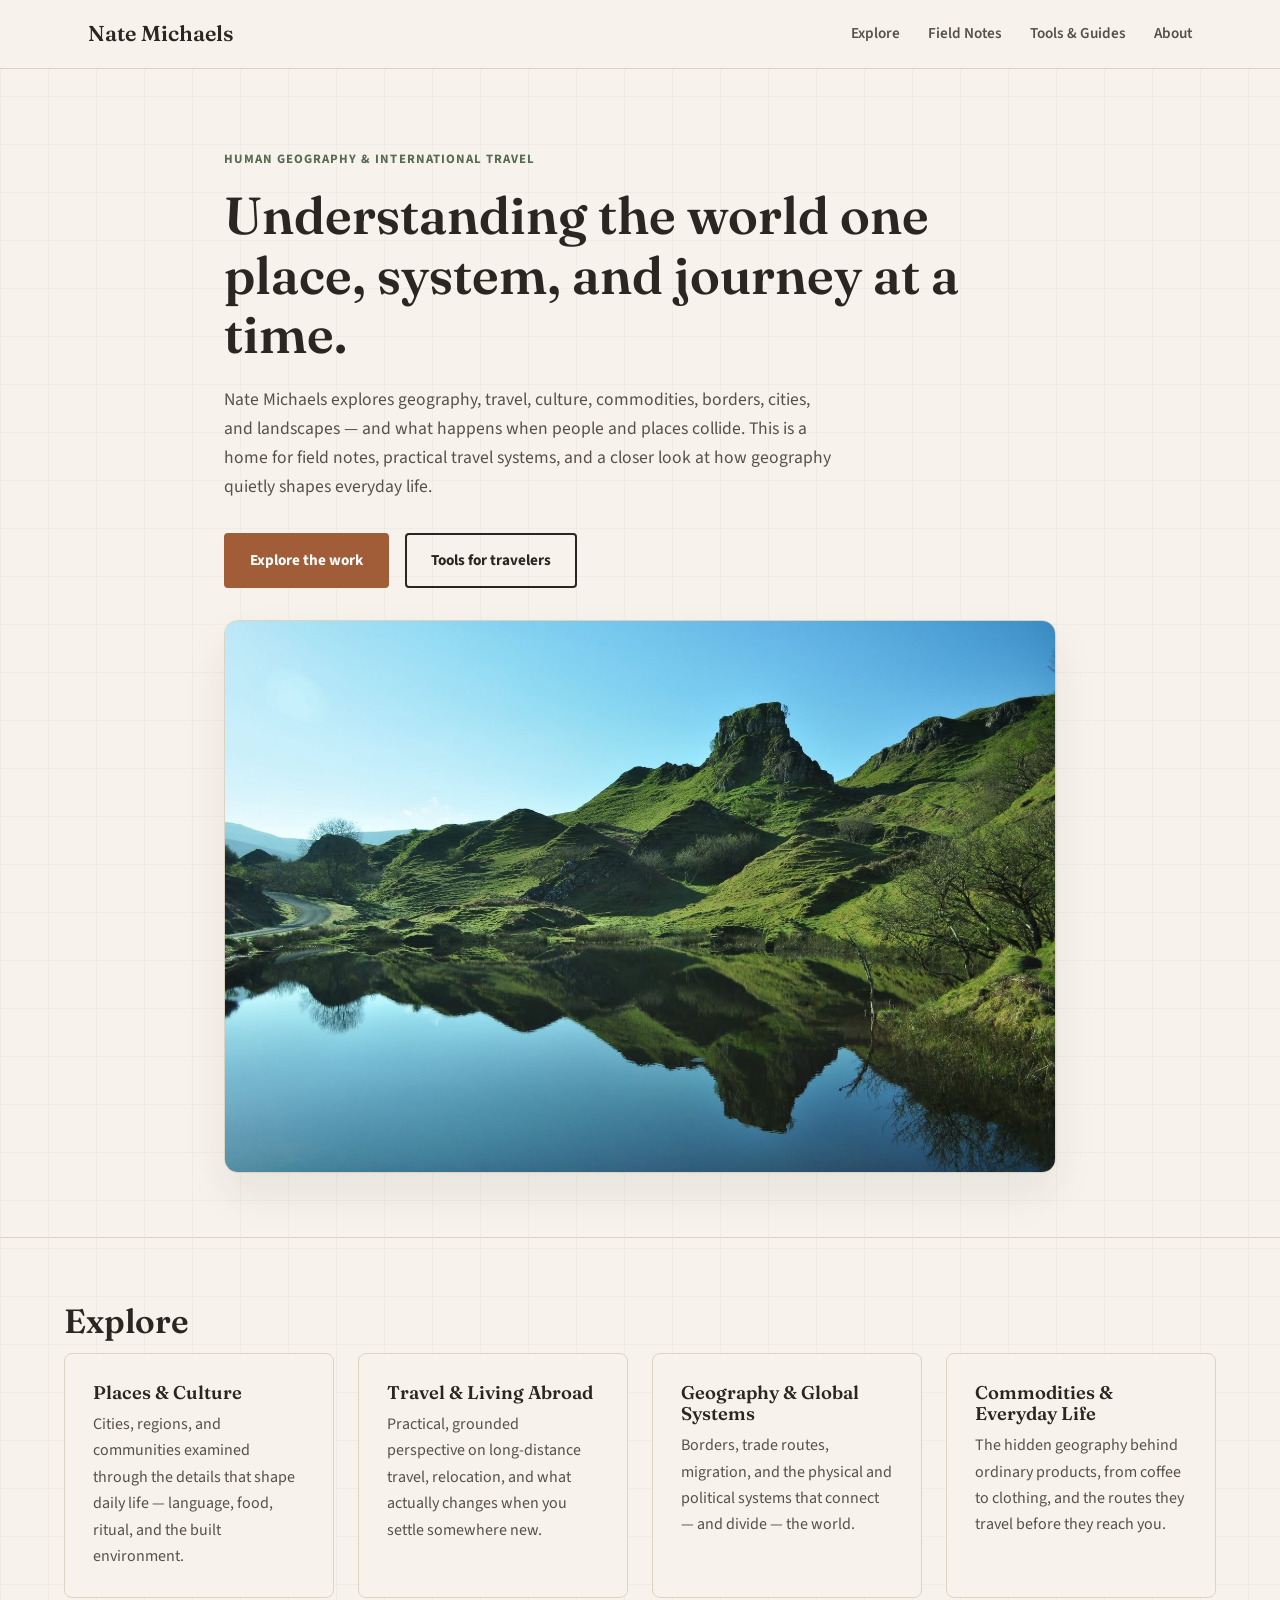
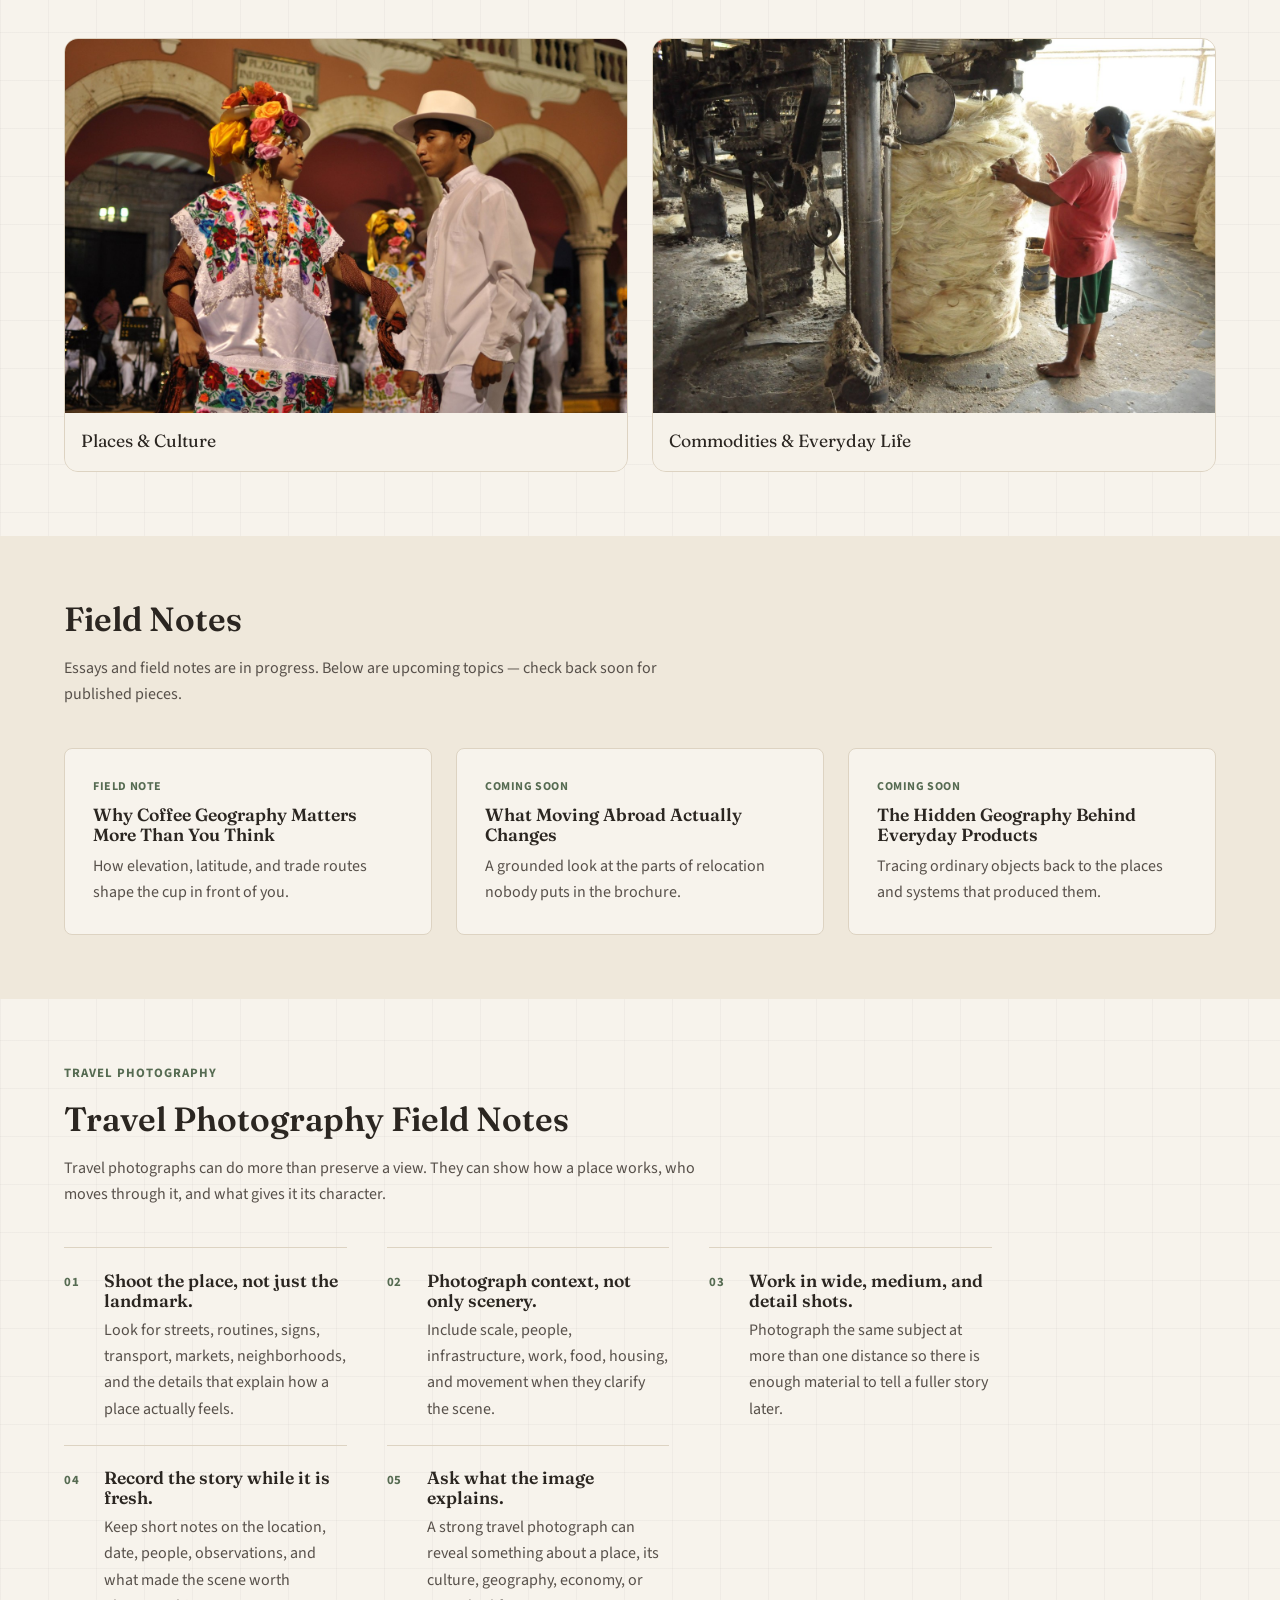
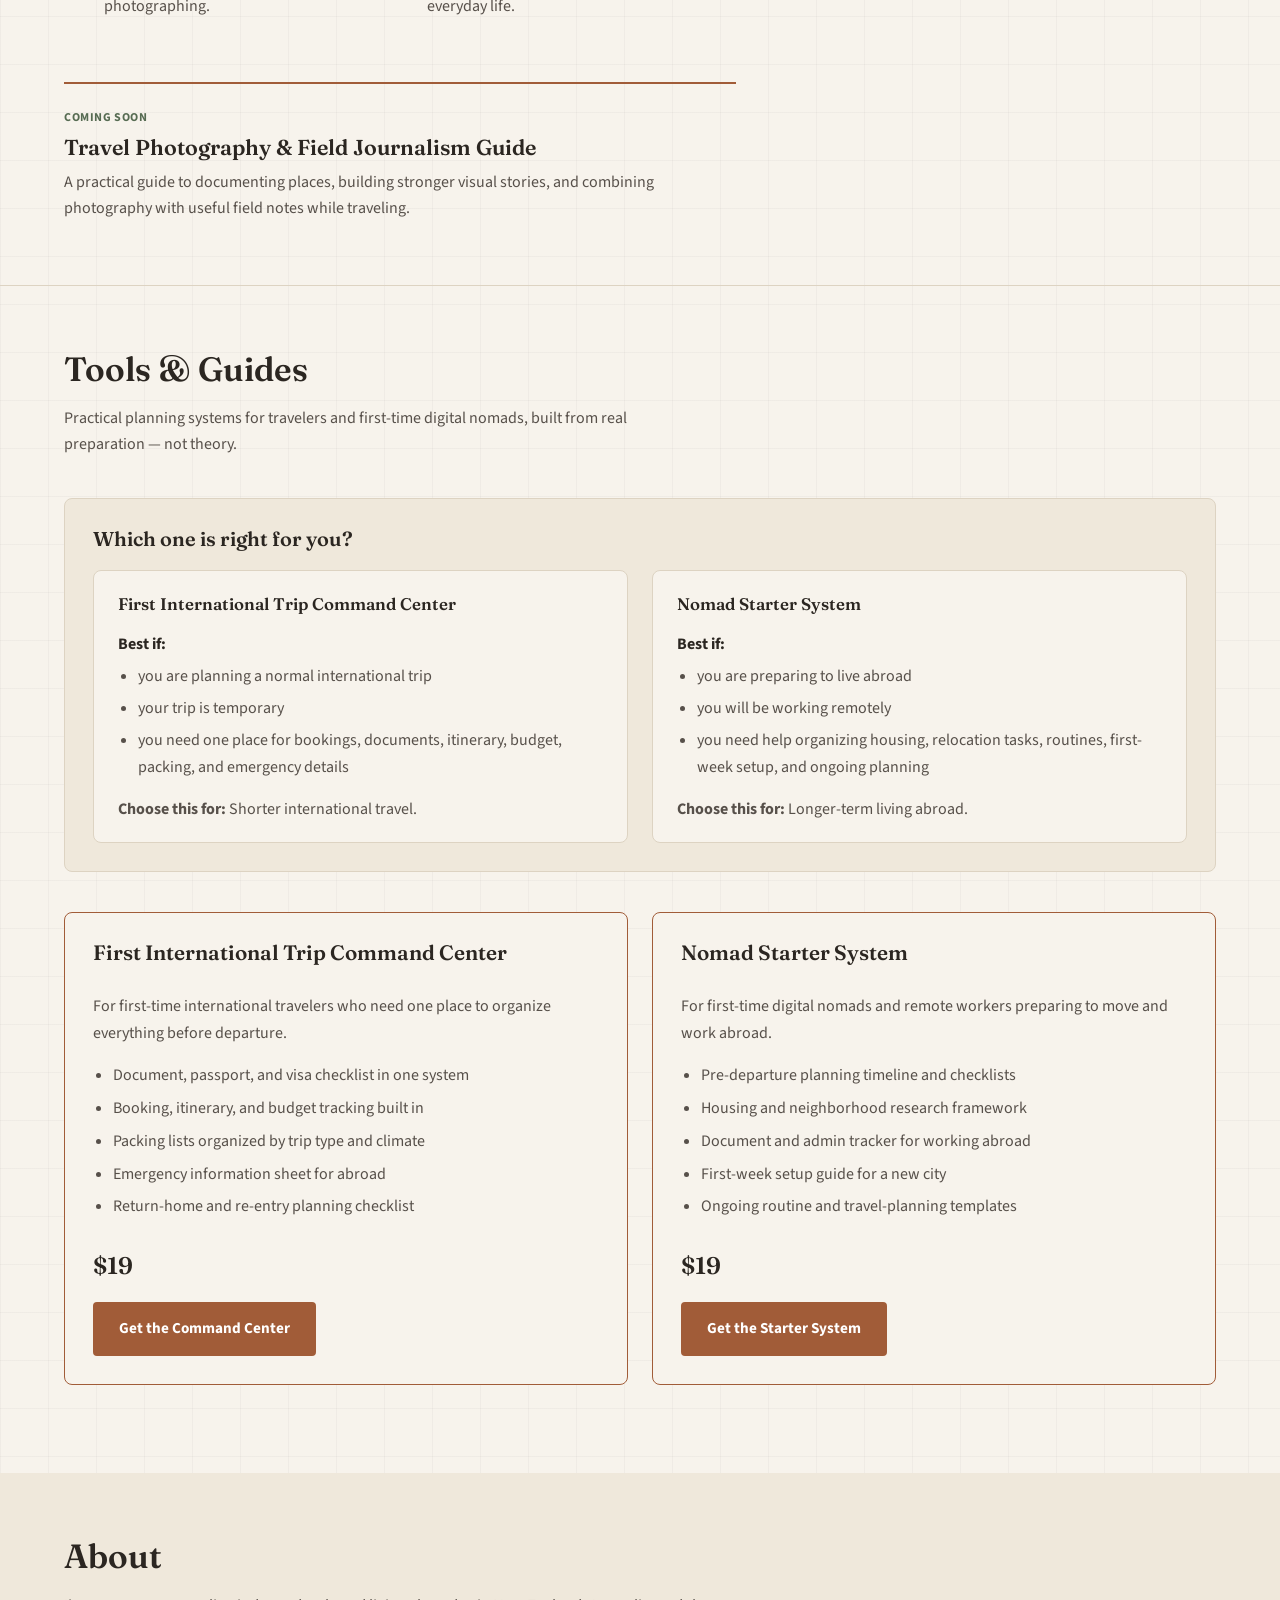
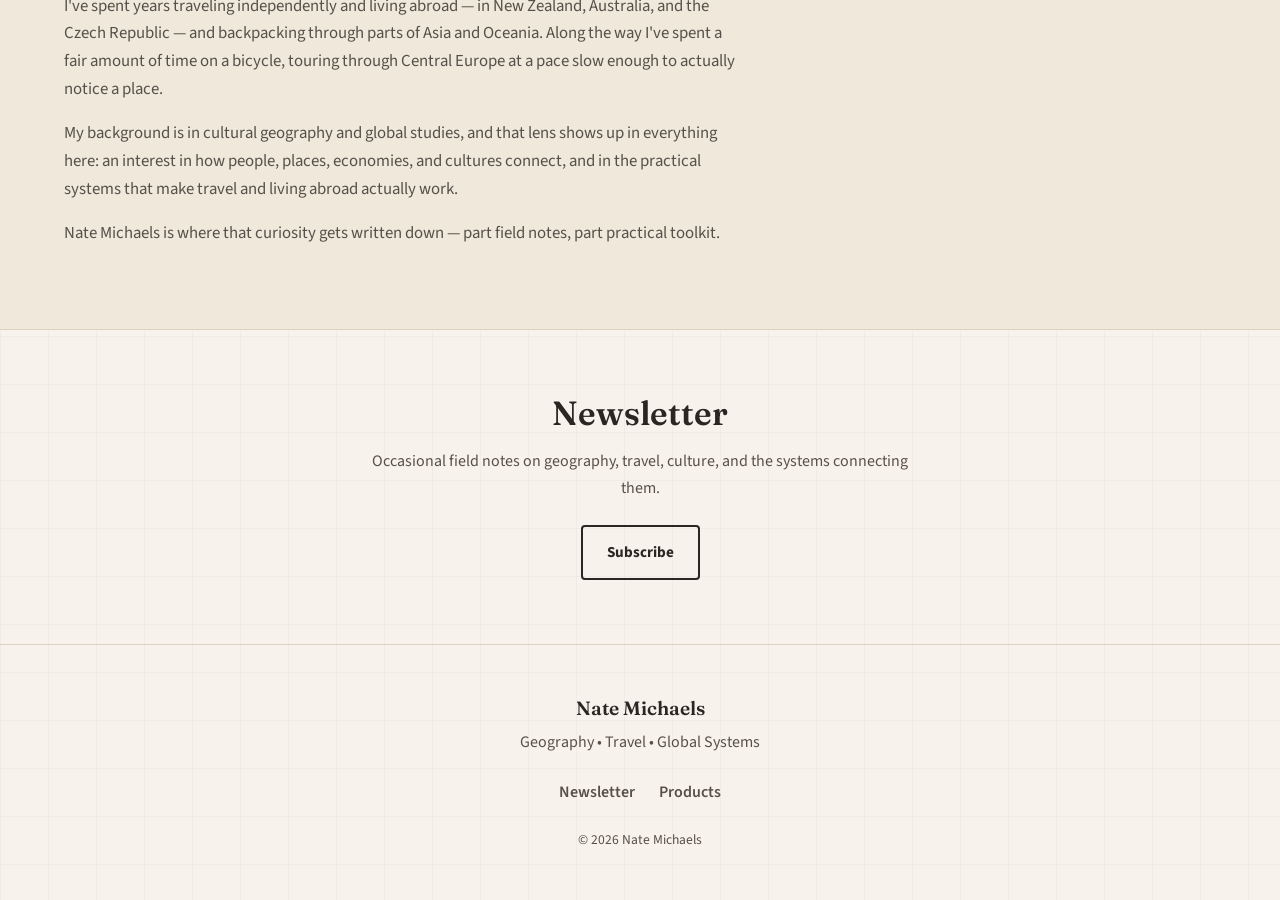
<file: index.html>
<!DOCTYPE html>
<html lang="en">
<head>
  <meta charset="UTF-8">
  <meta name="viewport" content="width=device-width, initial-scale=1.0">
  <title>Nate Michaels | Geography, Travel &amp; Global Systems</title>
  <meta name="description" content="Nate Michaels explores human geography, cultural geography, and international travel &mdash; how places, borders, commodities, and everyday life connect. Field notes, tools, and guides for curious travelers and digital nomads.">

  <!-- Open Graph -->
  <meta property="og:type" content="website">
  <meta property="og:title" content="Nate Michaels | Geography, Travel &amp; Global Systems">
  <meta property="og:description" content="Exploring geography, travel, culture, and the systems connecting places and people.">
  <meta property="og:image" content="https://natemichaels.us/assets/images/hero-travel.jpg">
  <meta property="og:url" content="https://natemichaels.us/">
  <meta name="twitter:card" content="summary_large_image">

  <link rel="preconnect" href="https://fonts.googleapis.com">
  <link rel="preconnect" href="https://fonts.gstatic.com" crossorigin>
  <link href="https://fonts.googleapis.com/css2?family=Fraunces:opsz,wght@9..144,400;9..144,500;9..144,600&family=Source+Sans+3:wght@400;500;600;700&display=swap" rel="stylesheet">

  <link rel="stylesheet" href="./assets/css/style.css">
</head>
<body>
  <a class="skip-link" href="#main">Skip to content</a>

  <header class="site-header">
    <div class="header-inner">
      <a href="./index.html" class="logo">Nate Michaels</a>

      <button class="nav-toggle" id="navToggle" aria-expanded="false" aria-controls="primaryNav">
        <span class="sr-only">Menu</span>
        <span class="nav-toggle-bar"></span>
      </button>

      <nav class="primary-nav" id="primaryNav">
        <a href="#explore">Explore</a>
        <a href="#field-notes">Field Notes</a>
        <a href="#tools">Tools &amp; Guides</a>
        <a href="#about">About</a>
      </nav>
    </div>
  </header>

  <main id="main">

    <!-- HERO -->
    <section class="hero">
      <div class="hero-inner">
        <p class="eyebrow">Human Geography &amp; International Travel</p>
        <h1>Understanding the world one place, system, and journey at a time.</h1>
        <p class="hero-copy">
          Nate Michaels explores geography, travel, culture, commodities, borders, cities, and
          landscapes &mdash; and what happens when people and places collide. This is a home for
          field notes, practical travel systems, and a closer look at how geography quietly
          shapes everyday life.
        </p>
        <div class="hero-ctas">
          <a href="#field-notes" class="btn btn-primary">Explore the work</a>
          <a href="#tools" class="btn btn-secondary">Tools for travelers</a>
        </div>

        <figure class="hero-photo">
          <img src="./assets/images/hero-travel.jpg"
               alt="Rolling green hills and a reflective lake under a bright blue sky."
               width="1600" height="1063">
        </figure>
      </div>
    </section>

    <!-- EXPLORE / TOPIC CARDS -->
    <section class="section" id="explore" aria-labelledby="explore-heading">
      <div class="section-inner">
        <h2 id="explore-heading" class="section-heading">Explore</h2>
        <div class="card-grid">
          <article class="topic-card">
            <h3>Places &amp; Culture</h3>
            <p>Cities, regions, and communities examined through the details that shape daily
              life &mdash; language, food, ritual, and the built environment.</p>
          </article>
          <article class="topic-card">
            <h3>Travel &amp; Living Abroad</h3>
            <p>Practical, grounded perspective on long-distance travel, relocation, and what
              actually changes when you settle somewhere new.</p>
          </article>
          <article class="topic-card">
            <h3>Geography &amp; Global Systems</h3>
            <p>Borders, trade routes, migration, and the physical and political systems that
              connect &mdash; and divide &mdash; the world.</p>
          </article>
          <a href="./field-notes/coffee-geography.html" class="topic-card topic-card-link">
            <h3>Commodities &amp; Everyday Life</h3>
            <p>The hidden geography behind ordinary products, from coffee to clothing, and the
              routes they travel before they reach you.</p>
          </a>
        </div>

        <div class="photo-feature-grid" aria-label="Travel photography highlights">
          <figure class="feature-photo">
            <img src="./assets/images/places-culture.jpg"
                 alt="A couple in traditional festival attire standing beneath arched colonial architecture."
                 width="1400" height="930">
            <figcaption>Places &amp; Culture</figcaption>
          </figure>

          <figure class="feature-photo">
            <img src="./assets/images/commodities-everyday-life.jpg"
                 alt="A worker in a textile plant handling raw fiber bundles beside machinery."
                 width="1400" height="930">
            <figcaption>Commodities &amp; Everyday Life</figcaption>
          </figure>
        </div>
      </div>
    </section>

    <!-- FIELD NOTES -->
    <section class="section section-muted" id="field-notes" aria-labelledby="field-notes-heading">
      <div class="section-inner">
        <h2 id="field-notes-heading" class="section-heading">Field Notes</h2>
        <p class="section-lede">Essays and field notes are in progress. Below are upcoming
          topics &mdash; check back soon for published pieces.</p>

        <div class="card-grid post-grid">
          <article class="post-card">
            <a href="./field-notes/coffee-geography.html" class="post-card-link">
              <p class="post-status">Field Note</p>
              <h3>Why Coffee Geography Matters More Than You Think</h3>
              <p>How elevation, latitude, and trade routes shape the cup in front of you.</p>
            </a>
          </article>
          <article class="post-card">
            <p class="post-status">Coming soon</p>
            <h3>What Moving Abroad Actually Changes</h3>
            <p>A grounded look at the parts of relocation nobody puts in the brochure.</p>
          </article>
          <article class="post-card">
            <p class="post-status">Coming soon</p>
            <h3>The Hidden Geography Behind Everyday Products</h3>
            <p>Tracing ordinary objects back to the places and systems that produced them.</p>
          </article>
        </div>
      </div>
    </section>

    <!-- TRAVEL PHOTOGRAPHY FIELD NOTES -->
    <section class="section photography-notes" aria-labelledby="photography-notes-heading">
      <div class="section-inner">
        <p class="eyebrow">Travel Photography</p>
        <h2 id="photography-notes-heading" class="section-heading">Travel Photography Field Notes</h2>
        <p class="section-lede">Travel photographs can do more than preserve a view. They can
          show how a place works, who moves through it, and what gives it its character.</p>

        <ol class="field-tips">
          <li>
            <h3>Shoot the place, not just the landmark.</h3>
            <p>Look for streets, routines, signs, transport, markets, neighborhoods, and the
              details that explain how a place actually feels.</p>
          </li>
          <li>
            <h3>Photograph context, not only scenery.</h3>
            <p>Include scale, people, infrastructure, work, food, housing, and movement when
              they clarify the scene.</p>
          </li>
          <li>
            <h3>Work in wide, medium, and detail shots.</h3>
            <p>Photograph the same subject at more than one distance so there is enough material
              to tell a fuller story later.</p>
          </li>
          <li>
            <h3>Record the story while it is fresh.</h3>
            <p>Keep short notes on the location, date, people, observations, and what made the
              scene worth photographing.</p>
          </li>
          <li>
            <h3>Ask what the image explains.</h3>
            <p>A strong travel photograph can reveal something about a place, its culture,
              geography, economy, or everyday life.</p>
          </li>
        </ol>

        <div class="guide-preview" aria-labelledby="guide-preview-heading">
          <p class="post-status">Coming Soon</p>
          <h3 id="guide-preview-heading">Travel Photography &amp; Field Journalism Guide</h3>
          <p>A practical guide to documenting places, building stronger visual stories, and
            combining photography with useful field notes while traveling.</p>
        </div>
      </div>
    </section>

    <!-- TOOLS & GUIDES -->
    <section class="section" id="tools" aria-labelledby="tools-heading">
      <div class="section-inner">
        <h2 id="tools-heading" class="section-heading">Tools &amp; Guides</h2>
        <p class="section-lede">Practical planning systems for travelers and first-time digital
          nomads, built from real preparation &mdash; not theory.</p>

        <div class="compare" aria-labelledby="compare-heading">
          <h3 id="compare-heading" class="compare-heading">Which one is right for you?</h3>
          <div class="compare-grid">
            <div class="compare-column">
              <p class="compare-name">First International Trip Command Center</p>
              <p class="compare-label">Best if:</p>
              <ul class="compare-list">
                <li>you are planning a normal international trip</li>
                <li>your trip is temporary</li>
                <li>you need one place for bookings, documents, itinerary, budget, packing, and
                  emergency details</li>
              </ul>
              <p class="compare-choose"><strong>Choose this for:</strong> Shorter international
                travel.</p>
            </div>
            <div class="compare-column">
              <p class="compare-name">Nomad Starter System</p>
              <p class="compare-label">Best if:</p>
              <ul class="compare-list">
                <li>you are preparing to live abroad</li>
                <li>you will be working remotely</li>
                <li>you need help organizing housing, relocation tasks, routines, first-week
                  setup, and ongoing planning</li>
              </ul>
              <p class="compare-choose"><strong>Choose this for:</strong> Longer-term living
                abroad.</p>
            </div>
          </div>
        </div>

        <div class="card-grid product-grid">
          <article class="product-card">
            <h3>First International Trip Command Center</h3>
            <p class="product-problem">For first-time international travelers who need one
              place to organize everything before departure.</p>
            <ul class="product-benefits">
              <li>Document, passport, and visa checklist in one system</li>
              <li>Booking, itinerary, and budget tracking built in</li>
              <li>Packing lists organized by trip type and climate</li>
              <li>Emergency information sheet for abroad</li>
              <li>Return-home and re-entry planning checklist</li>
            </ul>
            <p class="product-price">$19</p>
            <a href="https://payhip.com/b/A9P80" class="btn btn-primary product-cta">Get the Command Center</a>
          </article>

          <article class="product-card">
            <h3>Nomad Starter System</h3>
            <p class="product-problem">For first-time digital nomads and remote workers
              preparing to move and work abroad.</p>
            <ul class="product-benefits">
              <li>Pre-departure planning timeline and checklists</li>
              <li>Housing and neighborhood research framework</li>
              <li>Document and admin tracker for working abroad</li>
              <li>First-week setup guide for a new city</li>
              <li>Ongoing routine and travel-planning templates</li>
            </ul>
            <p class="product-price">$19</p>
            <a href="https://payhip.com/b/TjtC8" class="btn btn-primary product-cta">Get the Starter System</a>
          </article>
        </div>

      </div>
    </section>

    <!-- ABOUT -->
    <section class="section section-muted" id="about" aria-labelledby="about-heading">
      <div class="section-inner about-inner">
        <h2 id="about-heading" class="section-heading">About</h2>
        <p>
          I've spent years traveling independently and living abroad &mdash; in New Zealand,
          Australia, and the Czech Republic &mdash; and backpacking through parts of Asia and
          Oceania. Along the way I've spent a fair amount of time on a bicycle, touring through
          Central Europe at a pace slow enough to actually notice a place.
        </p>
        <p>
          My background is in cultural geography and global studies, and that lens shows up in
          everything here: an interest in how people, places, economies, and cultures connect,
          and in the practical systems that make travel and living abroad actually work.
        </p>
        <p>
          Nate Michaels is where that curiosity gets written down &mdash; part field notes, part
          practical toolkit.
        </p>
      </div>
    </section>

    <!-- NEWSLETTER -->
    <section class="section newsletter" id="newsletter" aria-labelledby="newsletter-heading">
      <div class="section-inner newsletter-inner">
        <h2 id="newsletter-heading" class="section-heading">Newsletter</h2>
        <p>Occasional field notes on geography, travel, culture, and the systems connecting them.</p>
        <a href="https://substack.com/@geographyninja" class="btn btn-secondary">Subscribe</a>
      </div>
    </section>

  </main>

  <footer class="site-footer">
    <div class="footer-inner">
      <p class="footer-brand">Nate Michaels</p>
      <p class="footer-tagline">Geography &bull; Travel &bull; Global Systems</p>
      <nav class="footer-links">
        <a href="https://substack.com/@geographyninja">Newsletter</a>
        <a href="#tools">Products</a>
      </nav>
      <p class="footer-copyright">&copy; <span id="year"></span> Nate Michaels</p>
    </div>
  </footer>

  <script src="./assets/js/main.js"></script>
</body>
</html>
</file>
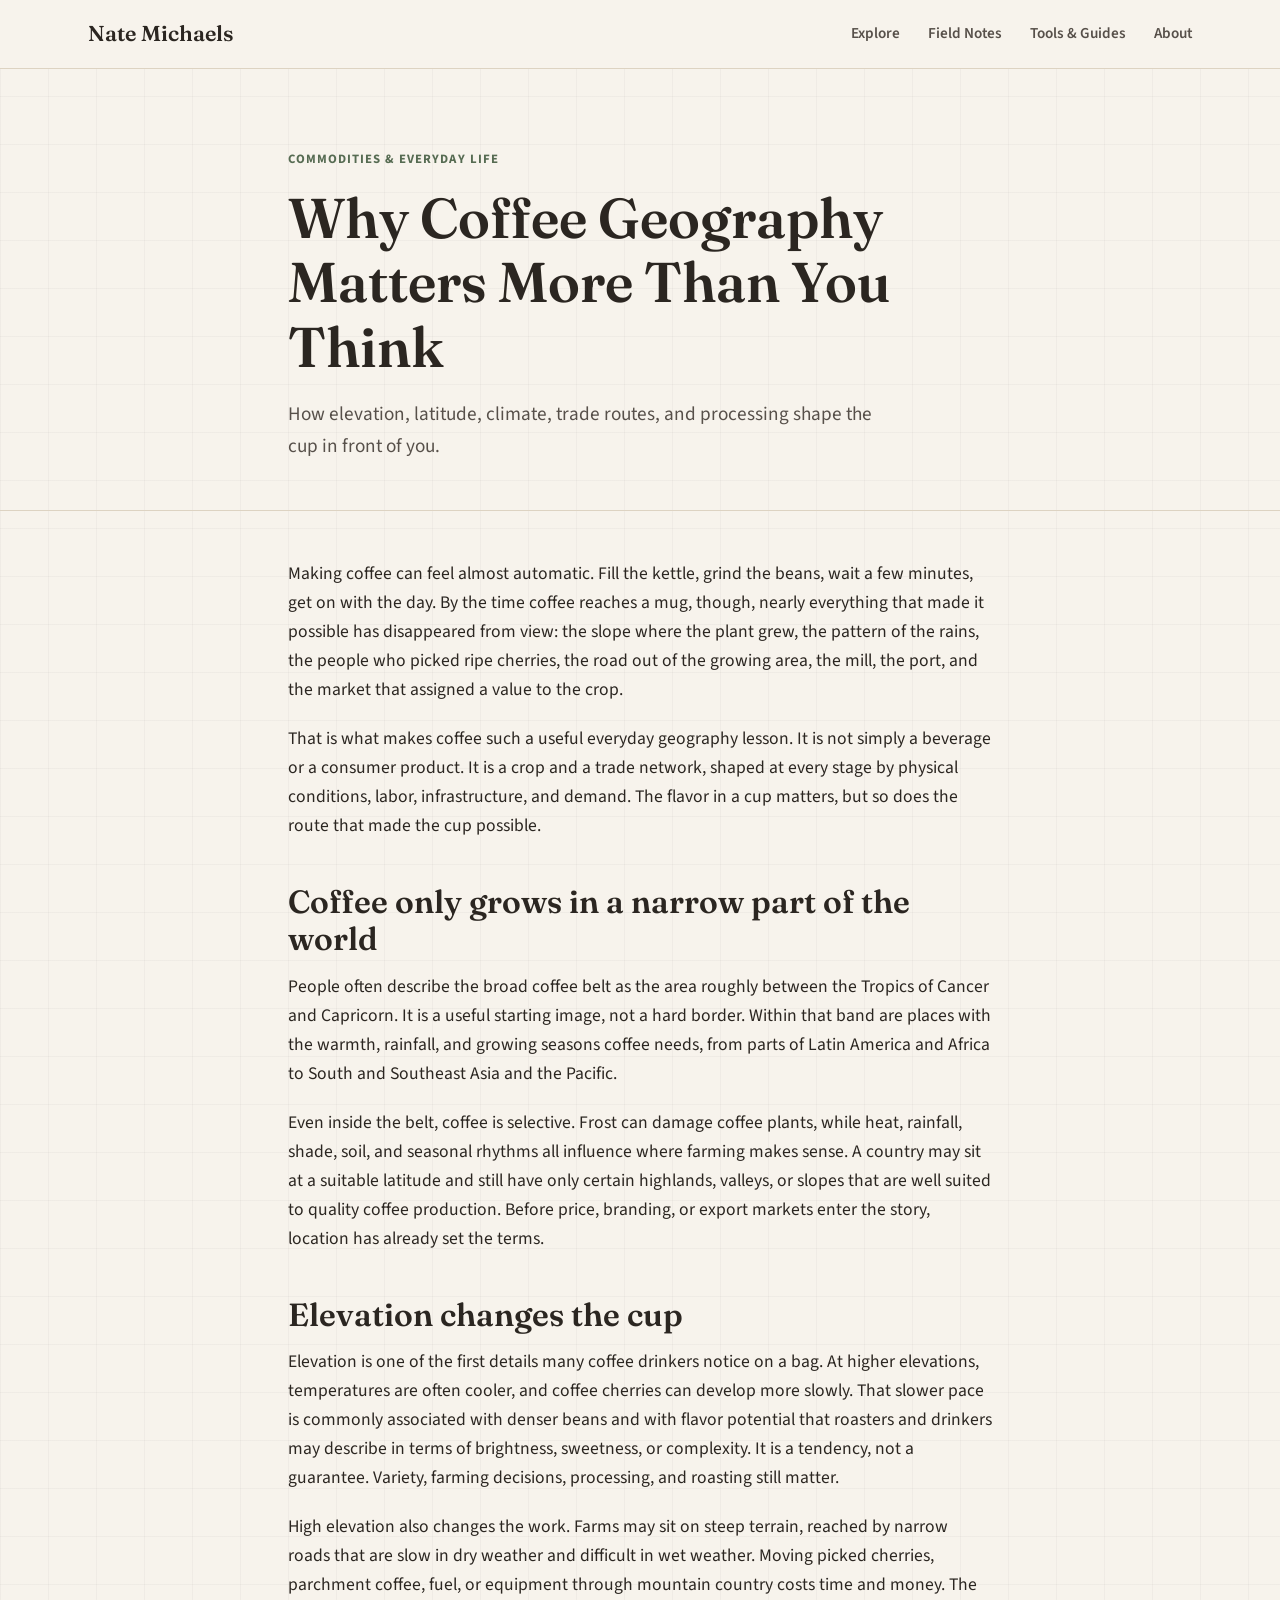
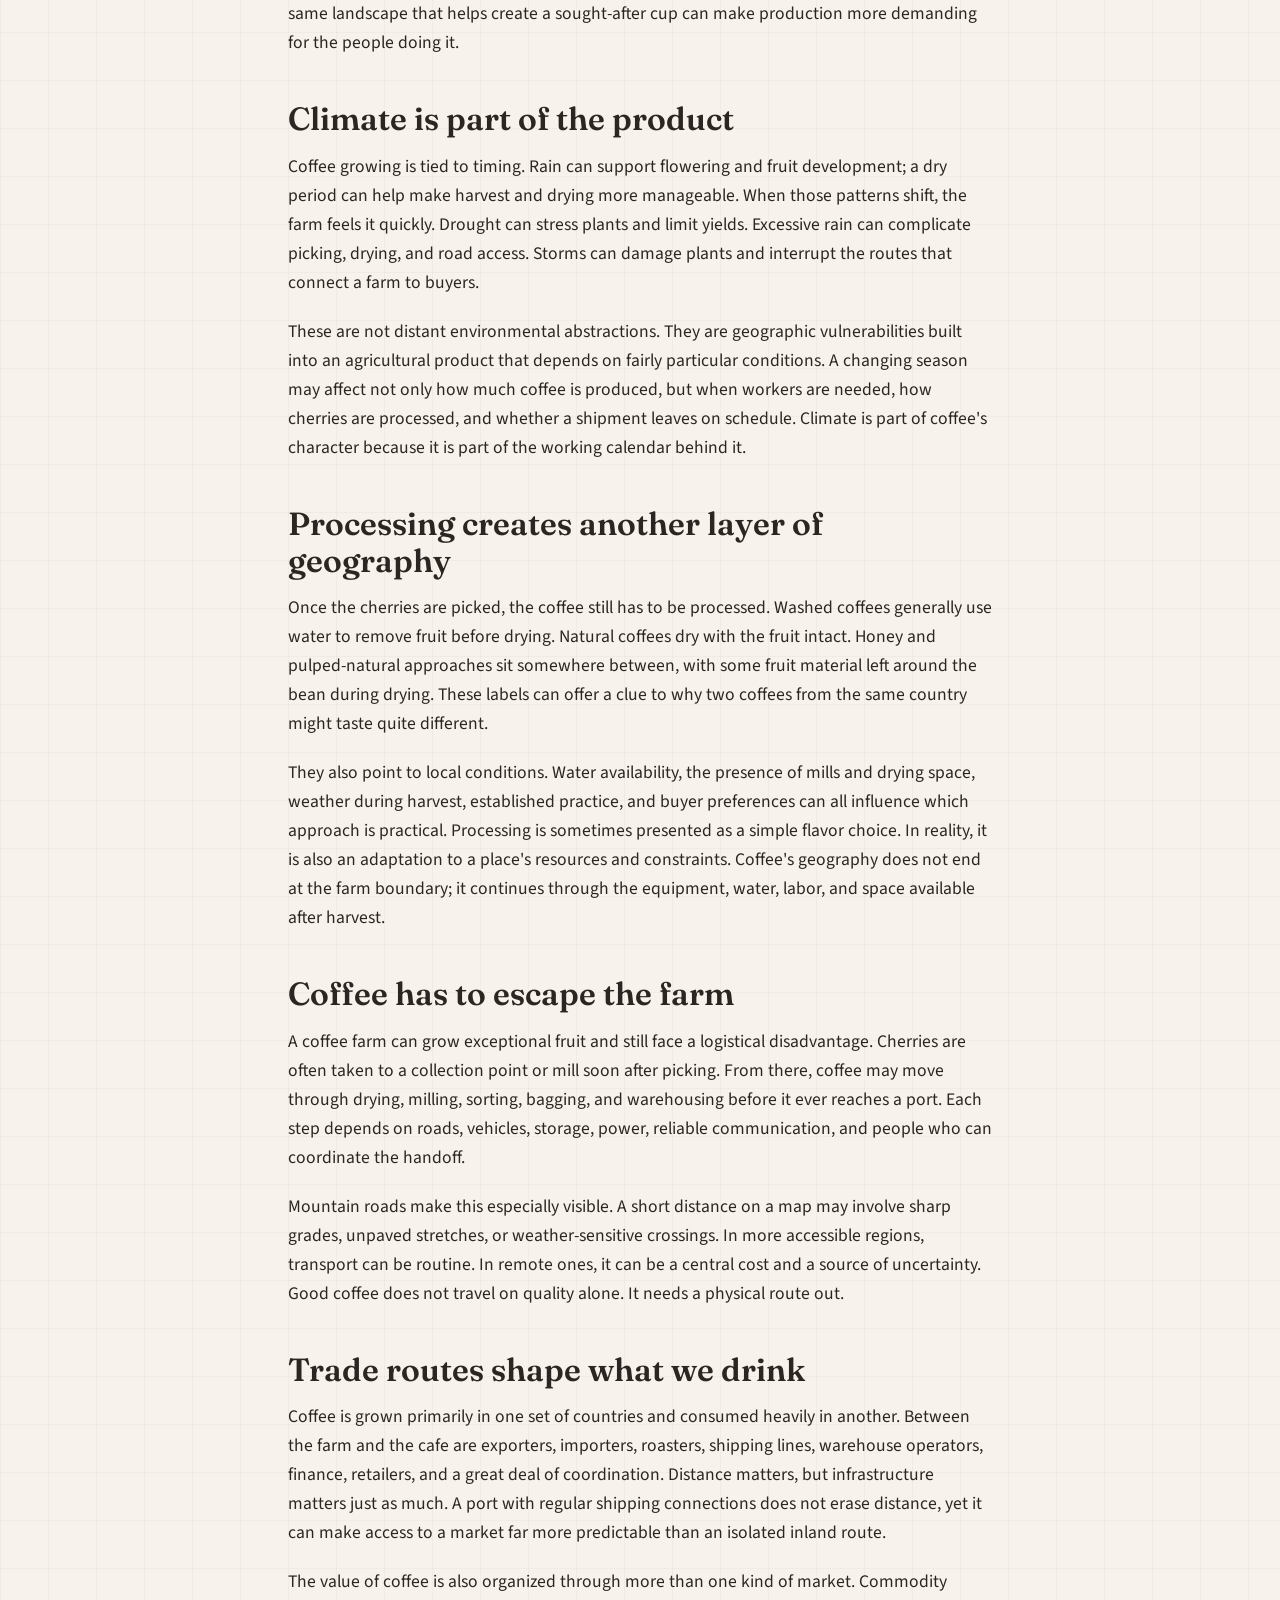
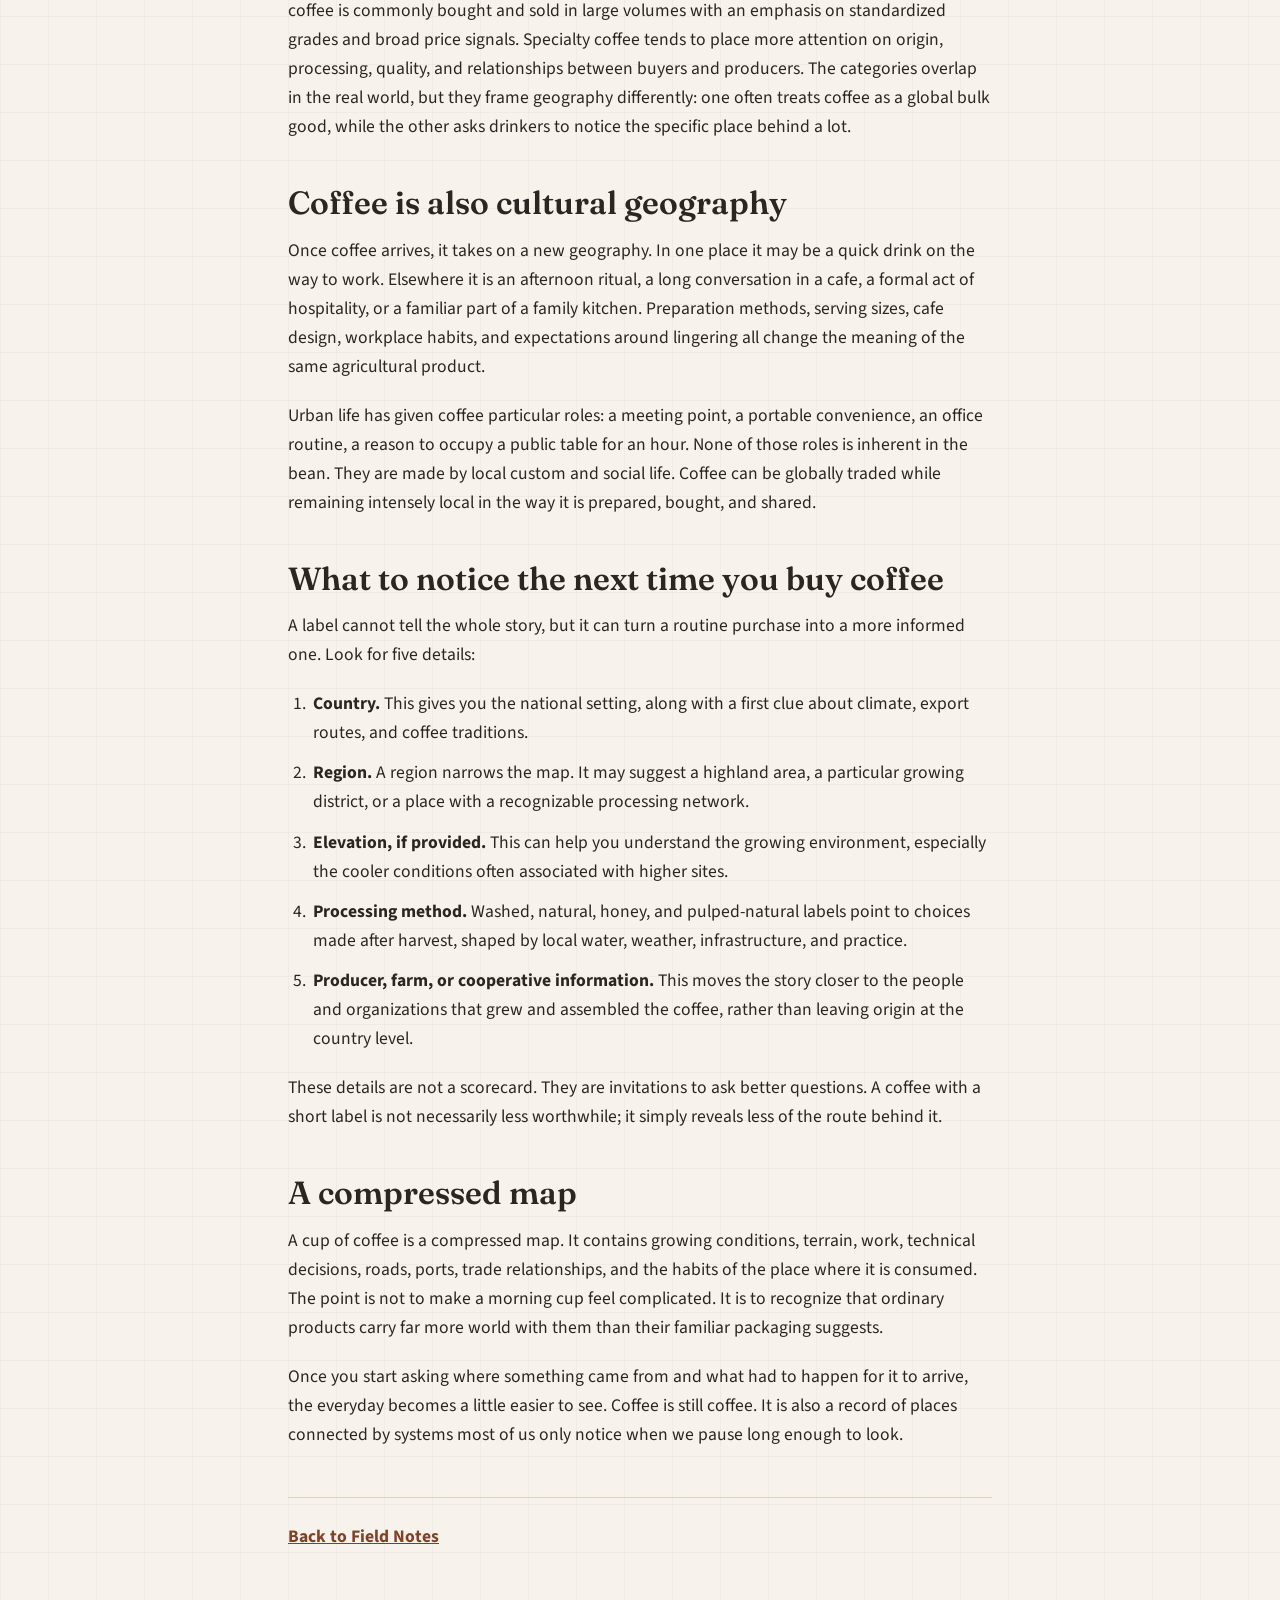
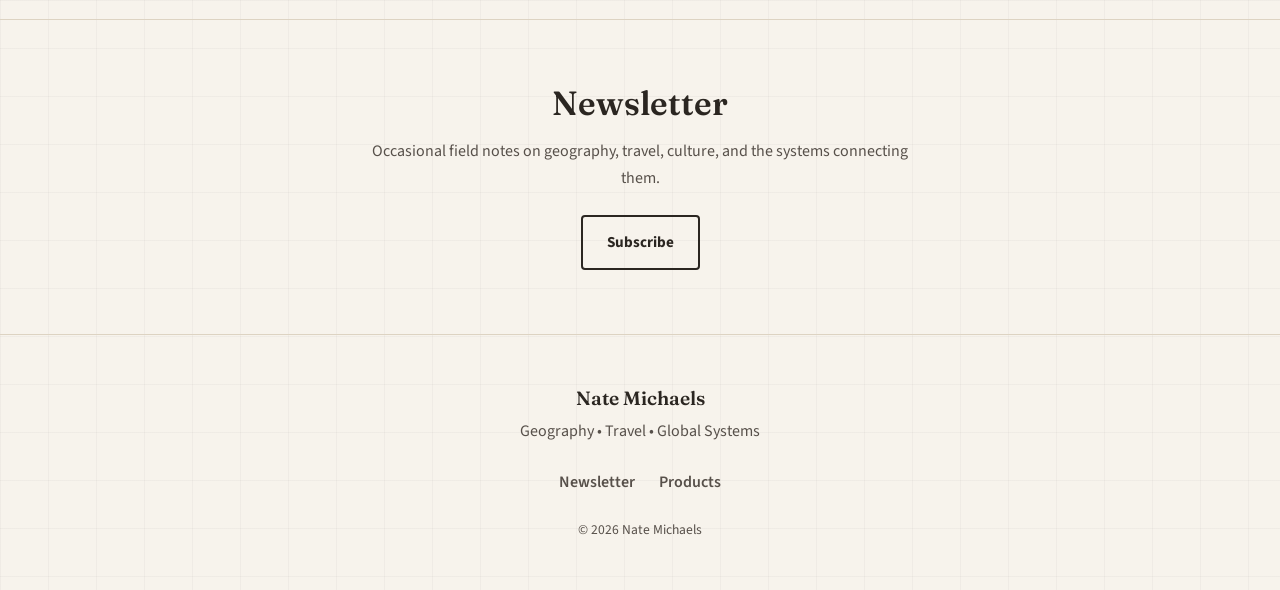
<file: field-notes/coffee-geography.html>
<!DOCTYPE html>
<html lang="en">
<head>
  <meta charset="UTF-8">
  <meta name="viewport" content="width=device-width, initial-scale=1.0">
  <title>Why Coffee Geography Matters More Than You Think | Nate Michaels</title>
  <meta name="description" content="How elevation, latitude, climate, trade routes, and processing shape the cup in front of you.">

  <meta property="og:type" content="article">
  <meta property="og:title" content="Why Coffee Geography Matters More Than You Think | Nate Michaels">
  <meta property="og:description" content="How elevation, latitude, climate, trade routes, and processing shape the cup in front of you.">
  <meta property="og:image" content="https://natemichaels.us/assets/images/hero-travel.jpg">
  <meta property="og:url" content="https://natemichaels.us/field-notes/coffee-geography.html">
  <meta name="twitter:card" content="summary_large_image">

  <link rel="preconnect" href="https://fonts.googleapis.com">
  <link rel="preconnect" href="https://fonts.gstatic.com" crossorigin>
  <link href="https://fonts.googleapis.com/css2?family=Fraunces:opsz,wght@9..144,400;9..144,500;9..144,600&family=Source+Sans+3:wght@400;500;600;700&display=swap" rel="stylesheet">
  <link rel="stylesheet" href="../assets/css/style.css">
</head>
<body>
  <a class="skip-link" href="#main">Skip to content</a>

  <header class="site-header">
    <div class="header-inner">
      <a href="../index.html" class="logo">Nate Michaels</a>

      <button class="nav-toggle" id="navToggle" aria-expanded="false" aria-controls="primaryNav">
        <span class="sr-only">Menu</span>
        <span class="nav-toggle-bar"></span>
      </button>

      <nav class="primary-nav" id="primaryNav">
        <a href="../index.html#explore">Explore</a>
        <a href="../index.html#field-notes">Field Notes</a>
        <a href="../index.html#tools">Tools &amp; Guides</a>
        <a href="../index.html#about">About</a>
      </nav>
    </div>
  </header>

  <main id="main">
    <article>
      <header class="article-header">
        <div class="article-header-inner">
          <p class="eyebrow">Commodities &amp; Everyday Life</p>
          <h1>Why Coffee Geography Matters More Than You Think</h1>
          <p class="article-dek">How elevation, latitude, climate, trade routes, and processing shape the cup in front of you.</p>
        </div>
      </header>

      <div class="article-body">
        <p>Making coffee can feel almost automatic. Fill the kettle, grind the beans, wait a few minutes, get on with the day. By the time coffee reaches a mug, though, nearly everything that made it possible has disappeared from view: the slope where the plant grew, the pattern of the rains, the people who picked ripe cherries, the road out of the growing area, the mill, the port, and the market that assigned a value to the crop.</p>
        <p>That is what makes coffee such a useful everyday geography lesson. It is not simply a beverage or a consumer product. It is a crop and a trade network, shaped at every stage by physical conditions, labor, infrastructure, and demand. The flavor in a cup matters, but so does the route that made the cup possible.</p>

        <section aria-labelledby="coffee-belt-heading">
          <h2 id="coffee-belt-heading">Coffee only grows in a narrow part of the world</h2>
          <p>People often describe the broad coffee belt as the area roughly between the Tropics of Cancer and Capricorn. It is a useful starting image, not a hard border. Within that band are places with the warmth, rainfall, and growing seasons coffee needs, from parts of Latin America and Africa to South and Southeast Asia and the Pacific.</p>
          <p>Even inside the belt, coffee is selective. Frost can damage coffee plants, while heat, rainfall, shade, soil, and seasonal rhythms all influence where farming makes sense. A country may sit at a suitable latitude and still have only certain highlands, valleys, or slopes that are well suited to quality coffee production. Before price, branding, or export markets enter the story, location has already set the terms.</p>
        </section>

        <section aria-labelledby="elevation-heading">
          <h2 id="elevation-heading">Elevation changes the cup</h2>
          <p>Elevation is one of the first details many coffee drinkers notice on a bag. At higher elevations, temperatures are often cooler, and coffee cherries can develop more slowly. That slower pace is commonly associated with denser beans and with flavor potential that roasters and drinkers may describe in terms of brightness, sweetness, or complexity. It is a tendency, not a guarantee. Variety, farming decisions, processing, and roasting still matter.</p>
          <p>High elevation also changes the work. Farms may sit on steep terrain, reached by narrow roads that are slow in dry weather and difficult in wet weather. Moving picked cherries, parchment coffee, fuel, or equipment through mountain country costs time and money. The same landscape that helps create a sought-after cup can make production more demanding for the people doing it.</p>
        </section>

        <section aria-labelledby="climate-heading">
          <h2 id="climate-heading">Climate is part of the product</h2>
          <p>Coffee growing is tied to timing. Rain can support flowering and fruit development; a dry period can help make harvest and drying more manageable. When those patterns shift, the farm feels it quickly. Drought can stress plants and limit yields. Excessive rain can complicate picking, drying, and road access. Storms can damage plants and interrupt the routes that connect a farm to buyers.</p>
          <p>These are not distant environmental abstractions. They are geographic vulnerabilities built into an agricultural product that depends on fairly particular conditions. A changing season may affect not only how much coffee is produced, but when workers are needed, how cherries are processed, and whether a shipment leaves on schedule. Climate is part of coffee's character because it is part of the working calendar behind it.</p>
        </section>

        <section aria-labelledby="processing-heading">
          <h2 id="processing-heading">Processing creates another layer of geography</h2>
          <p>Once the cherries are picked, the coffee still has to be processed. Washed coffees generally use water to remove fruit before drying. Natural coffees dry with the fruit intact. Honey and pulped-natural approaches sit somewhere between, with some fruit material left around the bean during drying. These labels can offer a clue to why two coffees from the same country might taste quite different.</p>
          <p>They also point to local conditions. Water availability, the presence of mills and drying space, weather during harvest, established practice, and buyer preferences can all influence which approach is practical. Processing is sometimes presented as a simple flavor choice. In reality, it is also an adaptation to a place's resources and constraints. Coffee's geography does not end at the farm boundary; it continues through the equipment, water, labor, and space available after harvest.</p>
        </section>

        <section aria-labelledby="transport-heading">
          <h2 id="transport-heading">Coffee has to escape the farm</h2>
          <p>A coffee farm can grow exceptional fruit and still face a logistical disadvantage. Cherries are often taken to a collection point or mill soon after picking. From there, coffee may move through drying, milling, sorting, bagging, and warehousing before it ever reaches a port. Each step depends on roads, vehicles, storage, power, reliable communication, and people who can coordinate the handoff.</p>
          <p>Mountain roads make this especially visible. A short distance on a map may involve sharp grades, unpaved stretches, or weather-sensitive crossings. In more accessible regions, transport can be routine. In remote ones, it can be a central cost and a source of uncertainty. Good coffee does not travel on quality alone. It needs a physical route out.</p>
        </section>

        <section aria-labelledby="trade-heading">
          <h2 id="trade-heading">Trade routes shape what we drink</h2>
          <p>Coffee is grown primarily in one set of countries and consumed heavily in another. Between the farm and the cafe are exporters, importers, roasters, shipping lines, warehouse operators, finance, retailers, and a great deal of coordination. Distance matters, but infrastructure matters just as much. A port with regular shipping connections does not erase distance, yet it can make access to a market far more predictable than an isolated inland route.</p>
          <p>The value of coffee is also organized through more than one kind of market. Commodity coffee is commonly bought and sold in large volumes with an emphasis on standardized grades and broad price signals. Specialty coffee tends to place more attention on origin, processing, quality, and relationships between buyers and producers. The categories overlap in the real world, but they frame geography differently: one often treats coffee as a global bulk good, while the other asks drinkers to notice the specific place behind a lot.</p>
        </section>

        <section aria-labelledby="culture-heading">
          <h2 id="culture-heading">Coffee is also cultural geography</h2>
          <p>Once coffee arrives, it takes on a new geography. In one place it may be a quick drink on the way to work. Elsewhere it is an afternoon ritual, a long conversation in a cafe, a formal act of hospitality, or a familiar part of a family kitchen. Preparation methods, serving sizes, cafe design, workplace habits, and expectations around lingering all change the meaning of the same agricultural product.</p>
          <p>Urban life has given coffee particular roles: a meeting point, a portable convenience, an office routine, a reason to occupy a public table for an hour. None of those roles is inherent in the bean. They are made by local custom and social life. Coffee can be globally traded while remaining intensely local in the way it is prepared, bought, and shared.</p>
        </section>

        <section aria-labelledby="notice-heading">
          <h2 id="notice-heading">What to notice the next time you buy coffee</h2>
          <p>A label cannot tell the whole story, but it can turn a routine purchase into a more informed one. Look for five details:</p>
          <ol class="article-list">
            <li><strong>Country.</strong> This gives you the national setting, along with a first clue about climate, export routes, and coffee traditions.</li>
            <li><strong>Region.</strong> A region narrows the map. It may suggest a highland area, a particular growing district, or a place with a recognizable processing network.</li>
            <li><strong>Elevation, if provided.</strong> This can help you understand the growing environment, especially the cooler conditions often associated with higher sites.</li>
            <li><strong>Processing method.</strong> Washed, natural, honey, and pulped-natural labels point to choices made after harvest, shaped by local water, weather, infrastructure, and practice.</li>
            <li><strong>Producer, farm, or cooperative information.</strong> This moves the story closer to the people and organizations that grew and assembled the coffee, rather than leaving origin at the country level.</li>
          </ol>
          <p>These details are not a scorecard. They are invitations to ask better questions. A coffee with a short label is not necessarily less worthwhile; it simply reveals less of the route behind it.</p>
        </section>

        <section aria-labelledby="conclusion-heading">
          <h2 id="conclusion-heading">A compressed map</h2>
          <p>A cup of coffee is a compressed map. It contains growing conditions, terrain, work, technical decisions, roads, ports, trade relationships, and the habits of the place where it is consumed. The point is not to make a morning cup feel complicated. It is to recognize that ordinary products carry far more world with them than their familiar packaging suggests.</p>
          <p>Once you start asking where something came from and what had to happen for it to arrive, the everyday becomes a little easier to see. Coffee is still coffee. It is also a record of places connected by systems most of us only notice when we pause long enough to look.</p>
        </section>

        <p class="article-home"><a href="../index.html#field-notes">Back to Field Notes</a></p>
      </div>
    </article>

    <section class="section newsletter" aria-labelledby="newsletter-heading">
      <div class="section-inner newsletter-inner">
        <h2 id="newsletter-heading" class="section-heading">Newsletter</h2>
        <p>Occasional field notes on geography, travel, culture, and the systems connecting them.</p>
        <a href="https://substack.com/@geographyninja" class="btn btn-secondary">Subscribe</a>
      </div>
    </section>
  </main>

  <footer class="site-footer">
    <div class="footer-inner">
      <p class="footer-brand">Nate Michaels</p>
      <p class="footer-tagline">Geography &bull; Travel &bull; Global Systems</p>
      <nav class="footer-links">
        <a href="https://substack.com/@geographyninja">Newsletter</a>
        <a href="../index.html#tools">Products</a>
      </nav>
      <p class="footer-copyright">&copy; <span id="year"></span> Nate Michaels</p>
    </div>
  </footer>

  <script src="../assets/js/main.js"></script>
</body>
</html>
</file>
<file: assets/css/style.css>
/* Nate Michaels — editorial travel/geography site */

:root {
  --color-bg: #f7f3ec;
  --color-bg-muted: #efe8db;
  --color-ink: #2b2621;
  --color-ink-soft: #57504a;
  --color-rule: #ddd3c2;
  --color-accent: #a15c38;   /* terracotta */
  --color-accent-dark: #7d4327;
  --color-moss: #566b52;     /* muted olive/green */

  --font-display: "Fraunces", Georgia, serif;
  --font-body: "Source Sans 3", -apple-system, BlinkMacSystemFont, "Segoe UI", sans-serif;

  --max-width: 72rem;
}

* {
  box-sizing: border-box;
}

html {
  scroll-behavior: smooth;
}

@media (prefers-reduced-motion: reduce) {
  html {
    scroll-behavior: auto;
  }
  * {
    animation-duration: 0.001ms !important;
    animation-iteration-count: 1 !important;
    transition-duration: 0.001ms !important;
  }
}

body {
  margin: 0;
  font-family: var(--font-body);
  color: var(--color-ink);
  background-color: var(--color-bg);
  line-height: 1.65;
  /* subtle topographic grid, drawn with CSS only */
  background-image:
    linear-gradient(rgba(43, 38, 33, 0.035) 1px, transparent 1px),
    linear-gradient(90deg, rgba(43, 38, 33, 0.035) 1px, transparent 1px);
  background-size: 48px 48px;
}

h1, h2, h3 {
  font-family: var(--font-display);
  font-weight: 600;
  color: var(--color-ink);
  line-height: 1.15;
  margin-top: 0;
}

a {
  color: var(--color-accent-dark);
}

.sr-only {
  position: absolute;
  width: 1px;
  height: 1px;
  padding: 0;
  margin: -1px;
  overflow: hidden;
  clip: rect(0, 0, 0, 0);
  white-space: nowrap;
  border: 0;
}

.skip-link {
  position: absolute;
  left: -999px;
  top: 0;
  background: var(--color-ink);
  color: #fff;
  padding: 0.75rem 1rem;
  z-index: 100;
}

.skip-link:focus {
  left: 0.5rem;
  top: 0.5rem;
}

/* ---------- Header ---------- */

.site-header {
  border-bottom: 1px solid var(--color-rule);
  background-color: var(--color-bg);
  position: sticky;
  top: 0;
  z-index: 10;
}

.header-inner {
  max-width: var(--max-width);
  margin: 0 auto;
  padding: 1rem 1.5rem;
  display: flex;
  align-items: center;
  justify-content: space-between;
  position: relative;
}

.logo {
  font-family: var(--font-display);
  font-weight: 600;
  font-size: 1.35rem;
  text-decoration: none;
  color: var(--color-ink);
}

.primary-nav {
  display: flex;
  gap: 1.75rem;
}

.primary-nav a {
  text-decoration: none;
  color: var(--color-ink-soft);
  font-weight: 600;
  font-size: 0.95rem;
}

.primary-nav a:hover,
.primary-nav a:focus-visible {
  color: var(--color-accent-dark);
}

.nav-toggle {
  display: none;
  flex-direction: column;
  gap: 5px;
  background: none;
  border: 1px solid var(--color-rule);
  border-radius: 6px;
  padding: 0.5rem 0.65rem;
  cursor: pointer;
}

.nav-toggle-bar,
.nav-toggle-bar::before,
.nav-toggle-bar::after {
  content: "";
  display: block;
  width: 20px;
  height: 2px;
  background: var(--color-ink);
  position: relative;
}

.nav-toggle-bar::before {
  top: -6px;
}

.nav-toggle-bar::after {
  top: 4px;
}

@media (max-width: 640px) {
  .nav-toggle {
    display: inline-flex;
  }

  .primary-nav {
    display: none;
    position: absolute;
    top: 100%;
    left: 0;
    right: 0;
    background: var(--color-bg);
    border-bottom: 1px solid var(--color-rule);
    flex-direction: column;
    padding: 1rem 1.5rem 1.5rem;
    gap: 1rem;
  }

  .primary-nav.is-open {
    display: flex;
  }

  .hero {
    padding-top: 3rem;
  }

  .hero-photo {
    margin-top: 0.5rem;
  }

  .feature-photo figcaption {
    font-size: 1rem;
  }
}

/* ---------- Layout helpers ---------- */

.section {
  padding: 4rem 1.5rem;
}

.section-muted {
  background-color: var(--color-bg-muted);
}

.section-inner {
  max-width: var(--max-width);
  margin: 0 auto;
}

.section-heading {
  font-size: clamp(1.6rem, 3vw, 2.1rem);
  margin-bottom: 0.75rem;
}

.section-lede {
  color: var(--color-ink-soft);
  max-width: 40rem;
  margin-bottom: 2.5rem;
}

/* ---------- Hero ---------- */

.hero {
  padding: 5rem 1.5rem 4rem;
  border-bottom: 1px solid var(--color-rule);
}

.hero-inner {
  max-width: 52rem;
  margin: 0 auto;
  text-align: left;
}

.eyebrow {
  text-transform: uppercase;
  letter-spacing: 0.08em;
  font-size: 0.8rem;
  font-weight: 700;
  color: var(--color-moss);
  margin: 0 0 1rem;
}

.hero h1 {
  font-size: clamp(2.1rem, 5vw, 3.25rem);
  margin-bottom: 1.25rem;
}

.hero-copy {
  font-size: 1.1rem;
  color: var(--color-ink-soft);
  max-width: 38rem;
  margin-bottom: 2rem;
}

.hero-ctas {
  display: flex;
  flex-wrap: wrap;
  gap: 1rem;
  margin-bottom: 2rem;
}

.hero-photo,
.feature-photo {
  margin: 0;
  border: 1px solid var(--color-rule);
  border-radius: 14px;
  overflow: hidden;
  background: var(--color-bg-muted);
}

.hero-photo img,
.feature-photo img {
  display: block;
  width: 100%;
  height: auto;
  object-fit: cover;
  background: #dfe6d7;
}

.hero-photo {
  max-width: 100%;
  box-shadow: 0 20px 40px rgba(43, 38, 33, 0.08);
}

.hero-photo img {
  aspect-ratio: 1600 / 1063;
  object-position: center;
}

.photo-feature-grid {
  display: grid;
  grid-template-columns: repeat(auto-fit, minmax(17rem, 1fr));
  gap: 1.5rem;
  margin-top: 2.5rem;
}

.feature-photo img {
  aspect-ratio: 1400 / 930;
  object-position: center;
}

.feature-photo figcaption {
  padding: 0.85rem 1rem 1rem;
  font-family: var(--font-display);
  font-size: 1.1rem;
  color: var(--color-ink);
  background: rgba(247, 243, 236, 0.92);
}

/* ---------- Buttons ---------- */

.btn {
  display: inline-block;
  text-decoration: none;
  font-weight: 700;
  padding: 0.8rem 1.5rem;
  border-radius: 4px;
  border: 2px solid transparent;
  font-size: 0.95rem;
}

.btn-primary {
  background-color: var(--color-accent);
  color: #fff;
  border-color: var(--color-accent);
}

.btn-primary:hover,
.btn-primary:focus-visible {
  background-color: var(--color-accent-dark);
  border-color: var(--color-accent-dark);
}

.btn-secondary {
  background-color: transparent;
  color: var(--color-ink);
  border-color: var(--color-ink);
}

.btn-secondary:hover,
.btn-secondary:focus-visible {
  background-color: var(--color-ink);
  color: var(--color-bg);
}

/* ---------- Cards ---------- */

.card-grid {
  display: grid;
  grid-template-columns: repeat(auto-fit, minmax(15rem, 1fr));
  gap: 1.5rem;
}

.topic-card,
.post-card,
.product-card {
  background-color: var(--color-bg);
  border: 1px solid var(--color-rule);
  border-radius: 8px;
  padding: 1.75rem;
}

.section-muted .topic-card,
.section-muted .post-card {
  background-color: var(--color-bg);
}

.topic-card h3 {
  font-size: 1.15rem;
  margin-bottom: 0.5rem;
}

.topic-card p {
  color: var(--color-ink-soft);
  margin: 0;
}

.topic-card-link,
.post-card-link {
  display: block;
  color: inherit;
  text-decoration: none;
}

.topic-card-link {
  transition: border-color 0.2s ease, box-shadow 0.2s ease;
}

.topic-card-link:hover,
.topic-card-link:focus-visible {
  border-color: var(--color-accent);
  box-shadow: 0 8px 18px rgba(43, 38, 33, 0.08);
}

.post-card-link:focus-visible {
  outline: 2px solid var(--color-accent);
  outline-offset: 4px;
}

.post-card:has(.post-card-link) {
  padding: 0;
}

.post-card-link {
  height: 100%;
  padding: 1.75rem;
}

.post-card:has(.post-card-link):hover {
  border-color: var(--color-accent);
}

.post-status {
  text-transform: uppercase;
  font-size: 0.75rem;
  font-weight: 700;
  letter-spacing: 0.05em;
  color: var(--color-moss);
  margin: 0 0 0.5rem;
}

.post-card h3 {
  font-size: 1.1rem;
  margin-bottom: 0.5rem;
}

.post-card p:last-child {
  color: var(--color-ink-soft);
  margin: 0;
}

/* ---------- Travel Photography Field Notes ---------- */

.photography-notes {
  border-bottom: 1px solid var(--color-rule);
}

.field-tips {
  counter-reset: field-tip;
  display: grid;
  grid-template-columns: repeat(auto-fit, minmax(17rem, 1fr));
  gap: 0 2.5rem;
  max-width: 58rem;
  margin: 0;
  padding: 0;
  list-style: none;
}

.field-tips li {
  counter-increment: field-tip;
  position: relative;
  padding: 1.4rem 0 1.4rem 2.5rem;
  border-top: 1px solid var(--color-rule);
}

.field-tips li::before {
  content: "0" counter(field-tip);
  position: absolute;
  left: 0;
  top: 1.5rem;
  color: var(--color-moss);
  font-size: 0.8rem;
  font-weight: 700;
  letter-spacing: 0.05em;
}

.field-tips h3 {
  font-size: 1.1rem;
  margin-bottom: 0.35rem;
}

.field-tips p {
  color: var(--color-ink-soft);
  margin: 0;
}

.guide-preview {
  max-width: 42rem;
  margin-top: 2.5rem;
  padding-top: 1.5rem;
  border-top: 2px solid var(--color-accent);
}

.guide-preview h3 {
  font-size: 1.35rem;
  margin-bottom: 0.5rem;
}

.guide-preview p:last-child {
  color: var(--color-ink-soft);
  max-width: 38rem;
  margin: 0;
}

/* ---------- Products ---------- */

.compare {
  border: 1px solid var(--color-rule);
  border-radius: 8px;
  padding: 1.75rem;
  margin-bottom: 2.5rem;
  background-color: var(--color-bg-muted);
}

.compare-heading {
  font-size: 1.25rem;
  margin-bottom: 1.25rem;
}

.compare-grid {
  display: grid;
  grid-template-columns: repeat(auto-fit, minmax(15rem, 1fr));
  gap: 1.5rem;
}

.compare-column {
  background-color: var(--color-bg);
  border: 1px solid var(--color-rule);
  border-radius: 8px;
  padding: 1.25rem 1.5rem;
}

.compare-name {
  font-family: var(--font-display);
  font-weight: 600;
  font-size: 1.05rem;
  margin: 0 0 0.75rem;
}

.compare-label {
  font-weight: 700;
  margin: 0 0 0.4rem;
}

.compare-list {
  margin: 0 0 1rem;
  padding-left: 1.25rem;
  color: var(--color-ink-soft);
}

.compare-list li {
  margin-bottom: 0.35rem;
}

.compare-choose {
  color: var(--color-ink-soft);
  margin: 0;
}

.product-grid {
  margin-bottom: 1.5rem;
}

.product-card {
  display: flex;
  flex-direction: column;
  border-color: var(--color-accent);
}

.product-card h3 {
  font-size: 1.3rem;
  margin-bottom: 0.75rem;
}

.product-problem {
  color: var(--color-ink-soft);
  margin-bottom: 1rem;
}

.product-benefits {
  margin: 0 0 1.25rem;
  padding-left: 1.25rem;
  color: var(--color-ink-soft);
}

.product-benefits li {
  margin-bottom: 0.4rem;
}

.product-price {
  font-family: var(--font-display);
  font-size: 1.5rem;
  font-weight: 600;
  margin: 0 0 1rem;
}

.product-cta {
  align-self: flex-start;
}

.bundle-note {
  color: var(--color-ink-soft);
  font-size: 0.9rem;
  font-style: italic;
}

/* ---------- Field Note Article ---------- */

.article-header {
  padding: 5rem 1.5rem 3rem;
  border-bottom: 1px solid var(--color-rule);
}

.article-header-inner,
.article-body,
.article-draft {
  max-width: 44rem;
  margin: 0 auto;
}

.article-header h1 {
  font-size: clamp(2.2rem, 5vw, 3.5rem);
  margin-bottom: 1.25rem;
}

.article-dek {
  max-width: 38rem;
  color: var(--color-ink-soft);
  font-size: 1.2rem;
  margin: 0;
}

.article-body {
  padding: 3rem 0;
  font-size: 1.1rem;
}

.article-body p {
  margin: 0 0 1.25rem;
}

.article-body section {
  margin: 2.75rem 0;
}

.article-body section h2 {
  font-size: clamp(1.55rem, 3vw, 2rem);
  margin-bottom: 0.85rem;
}

.article-list {
  margin: 0 0 1.25rem;
  padding-left: 1.35rem;
}

.article-list li {
  margin-bottom: 0.7rem;
  padding-left: 0.2rem;
}

.article-home {
  margin-top: 3rem !important;
  padding-top: 1.5rem;
  border-top: 1px solid var(--color-rule);
  font-weight: 700;
}

.article-draft {
  padding: 1.5rem 0;
  border-top: 1px solid var(--color-rule);
  border-bottom: 1px solid var(--color-rule);
}

.article-draft h2 {
  font-size: 1.35rem;
  margin-bottom: 0.5rem;
}

.article-draft p:last-child {
  color: var(--color-ink-soft);
  margin-bottom: 0;
}

/* ---------- About ---------- */

.about-inner p {
  max-width: 42rem;
  color: var(--color-ink-soft);
  font-size: 1.05rem;
}

/* ---------- Newsletter ---------- */

.newsletter {
  border-top: 1px solid var(--color-rule);
  border-bottom: 1px solid var(--color-rule);
  text-align: center;
}

.newsletter-inner {
  max-width: 34rem;
}

.newsletter p {
  color: var(--color-ink-soft);
  margin-bottom: 1.5rem;
}

/* ---------- Footer ---------- */

.site-footer {
  padding: 3rem 1.5rem;
  text-align: center;
}

.footer-brand {
  font-family: var(--font-display);
  font-weight: 600;
  font-size: 1.2rem;
  margin: 0;
}

.footer-tagline {
  color: var(--color-ink-soft);
  margin: 0.25rem 0 1.5rem;
}

.footer-links {
  display: flex;
  justify-content: center;
  gap: 1.5rem;
  margin-bottom: 1.5rem;
}

.footer-links a {
  color: var(--color-ink-soft);
  text-decoration: none;
  font-weight: 600;
}

.footer-links a:hover,
.footer-links a:focus-visible {
  color: var(--color-accent-dark);
}

.footer-copyright {
  color: var(--color-ink-soft);
  font-size: 0.85rem;
  margin: 0;
}
</file>
